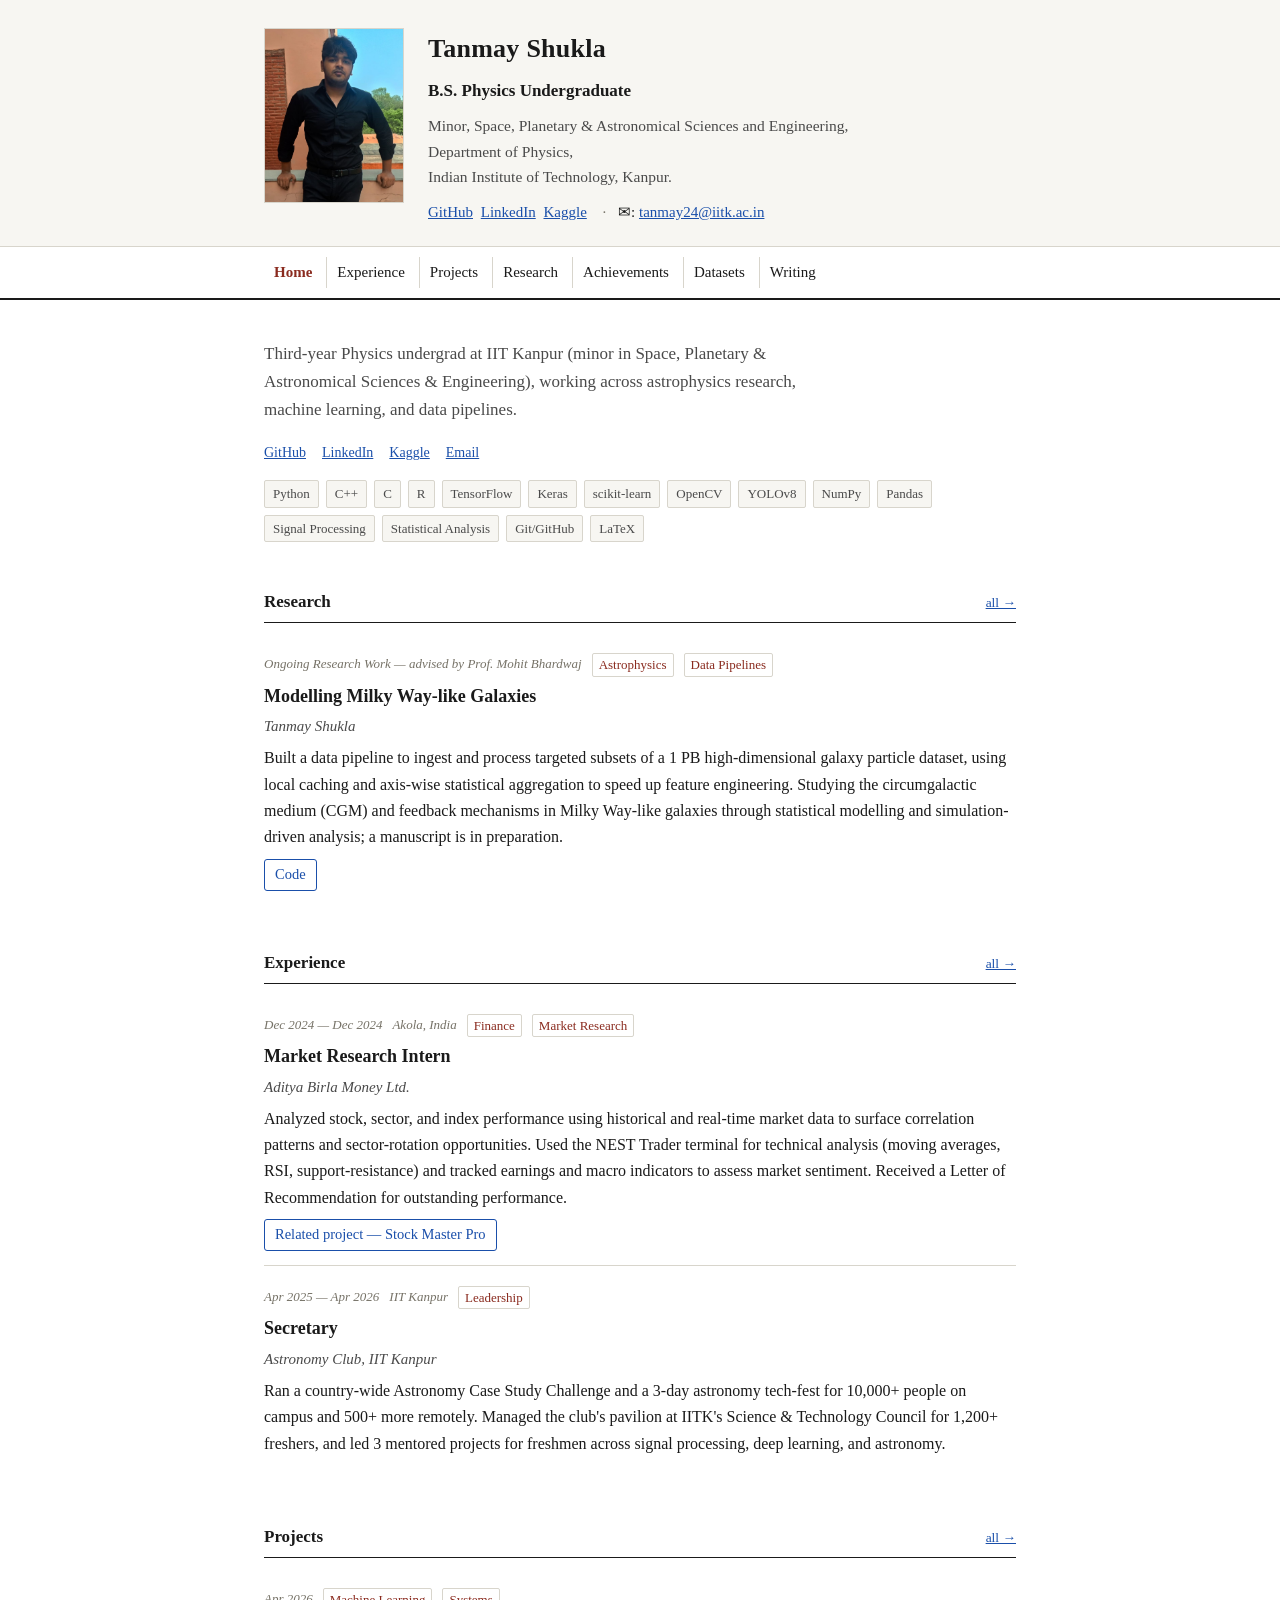
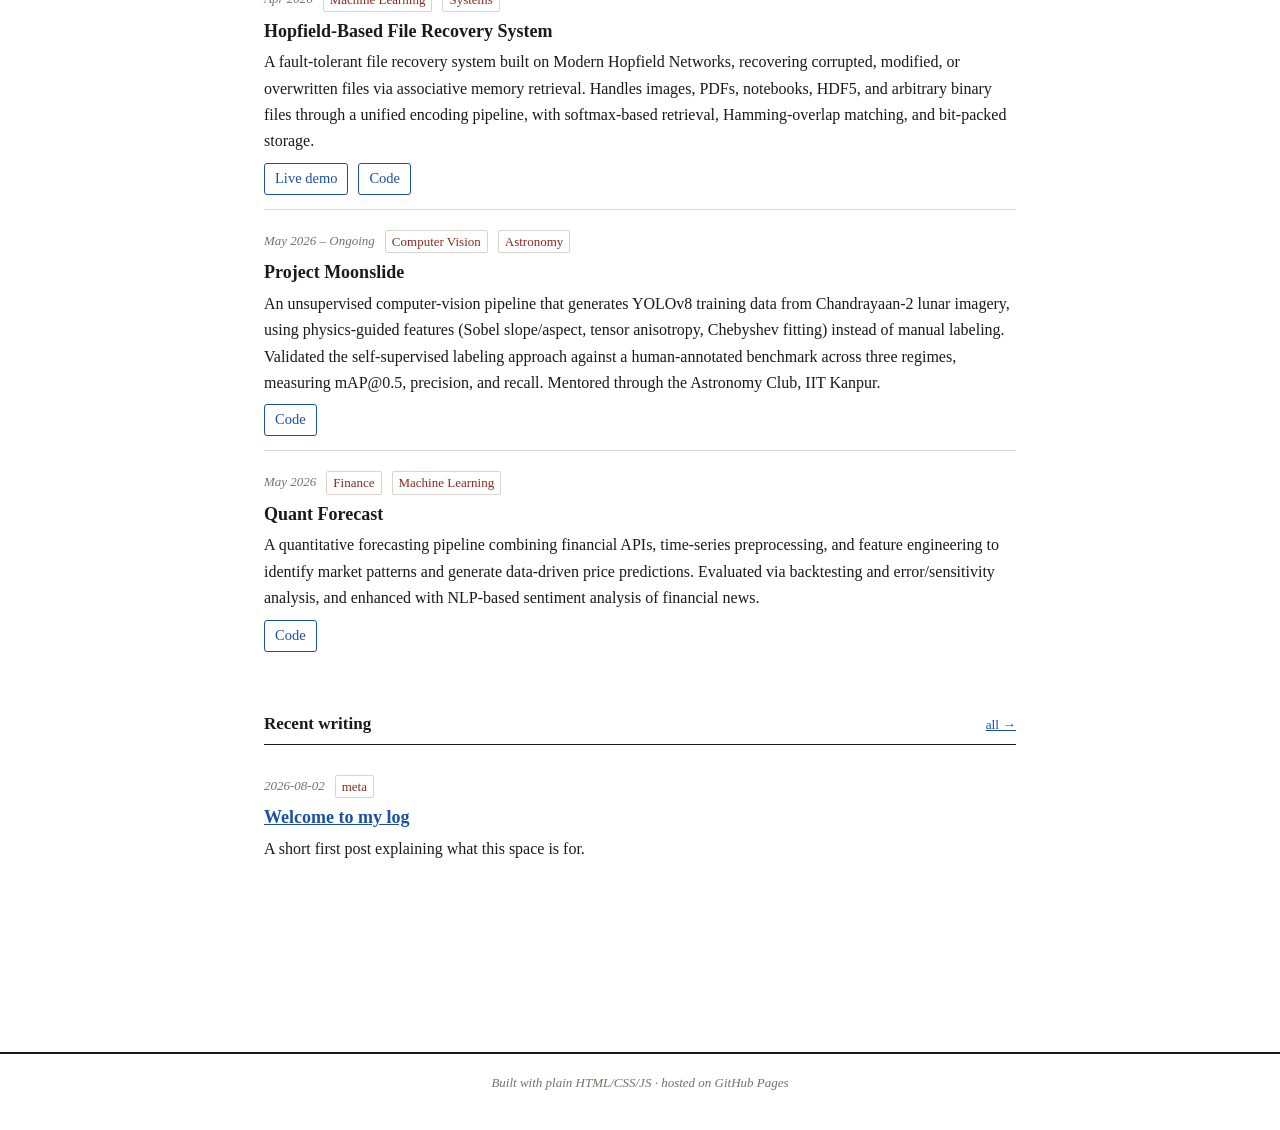
<file: index.html>
<!DOCTYPE html>
<html lang="en">
<head>
<meta charset="UTF-8">
<meta name="viewport" content="width=device-width, initial-scale=1.0">
<title>Tanmay Shukla</title>
<link rel="stylesheet" href="css/style.css">
</head>
<body>

<header class="site-header">
  <div class="wrap profile-block">
    <img src="my pic.png" alt="Tanmay Shukla" class="profile-photo">
    <div class="profile-info">
      <h1 class="profile-name">Tanmay Shukla</h1>
      <p class="profile-role">B.S. Physics Undergraduate</p>
      <p class="profile-address">
        Minor, Space, Planetary &amp; Astronomical Sciences and Engineering,<br>
        Department of Physics,<br>
        Indian Institute of Technology, Kanpur.
      </p>
      <p class="profile-contact">
        <a href="https://github.com/TanmayShukla05" target="_blank" rel="noopener">GitHub</a>
        <a href="https://www.linkedin.com/in/tanmayshukla05/" target="_blank" rel="noopener">LinkedIn</a>
        <a href="https://www.kaggle.com/tanmayshukla05" target="_blank" rel="noopener">Kaggle</a>
        <span class="sep">&middot;</span>
        &#9993;: <a href="mailto:tanmay24@iitk.ac.in">tanmay24@iitk.ac.in</a>
      </p>
    </div>
  </div>
  <nav class="site-nav">
    <div class="wrap">
      <a href="index.html">Home</a>
      <a href="work.html">Experience</a>
      <a href="projects.html">Projects</a>
      <a href="research.html">Research</a>
      <a href="achievements.html">Achievements</a>
      <a href="datasets.html">Datasets</a>
      <a href="blog.html">Writing</a>
    </div>
  </nav>
</header>

<main class="wrap">

  <section class="hero">
    <h1 id="profile-name" class="visually-hidden">Tanmay Shukla</h1>
    <p class="lede" id="profile-tagline">Loading…</p>
    <div class="hero-links" id="profile-links" hidden></div>
    <div id="skills-list"></div>
  </section>

  <div class="section-heading"><h2>Research</h2><a href="research.html">all →</a></div>
  <div id="research-list"><div class="state-msg">Loading…</div></div>

  <div class="section-heading"><h2>Experience</h2><a href="work.html">all →</a></div>
  <div id="work-list"><div class="state-msg">Loading…</div></div>

  <div class="section-heading"><h2>Projects</h2><a href="projects.html">all →</a></div>
  <div id="projects-list"><div class="state-msg">Loading…</div></div>

  <div class="section-heading"><h2>Recent writing</h2><a href="blog.html">all →</a></div>
  <div id="posts-list"><div class="state-msg">Loading…</div></div>

</main>

<footer class="site-footer">
  <div class="wrap">Built with plain HTML/CSS/JS · hosted on GitHub Pages</div>
</footer>

<script src="js/main.js"></script>
<script>
  (async () => {
    try {
      const profile = await fetchJSON("data/profile.json");
      document.title = `${profile.name} — ${profile.role}`;
      $("#profile-name").textContent = profile.name;
      $("#profile-tagline").textContent = profile.tagline;
      const linksEl = $("#profile-links");
      (profile.links || []).forEach((l) => {
        linksEl.appendChild(el("a", { href: l.url, target: "_blank", rel: "noopener" }, l.label));
      });
    } catch (e) { console.error(e); }
  })();

  renderSkills($("#skills-list"));
  renderResearch($("#research-list"));
  renderWork($("#work-list"), 2);
  renderProjects($("#projects-list"), 3);
  renderPosts($("#posts-list"), 3);
</script>

</body>
</html>
</file>
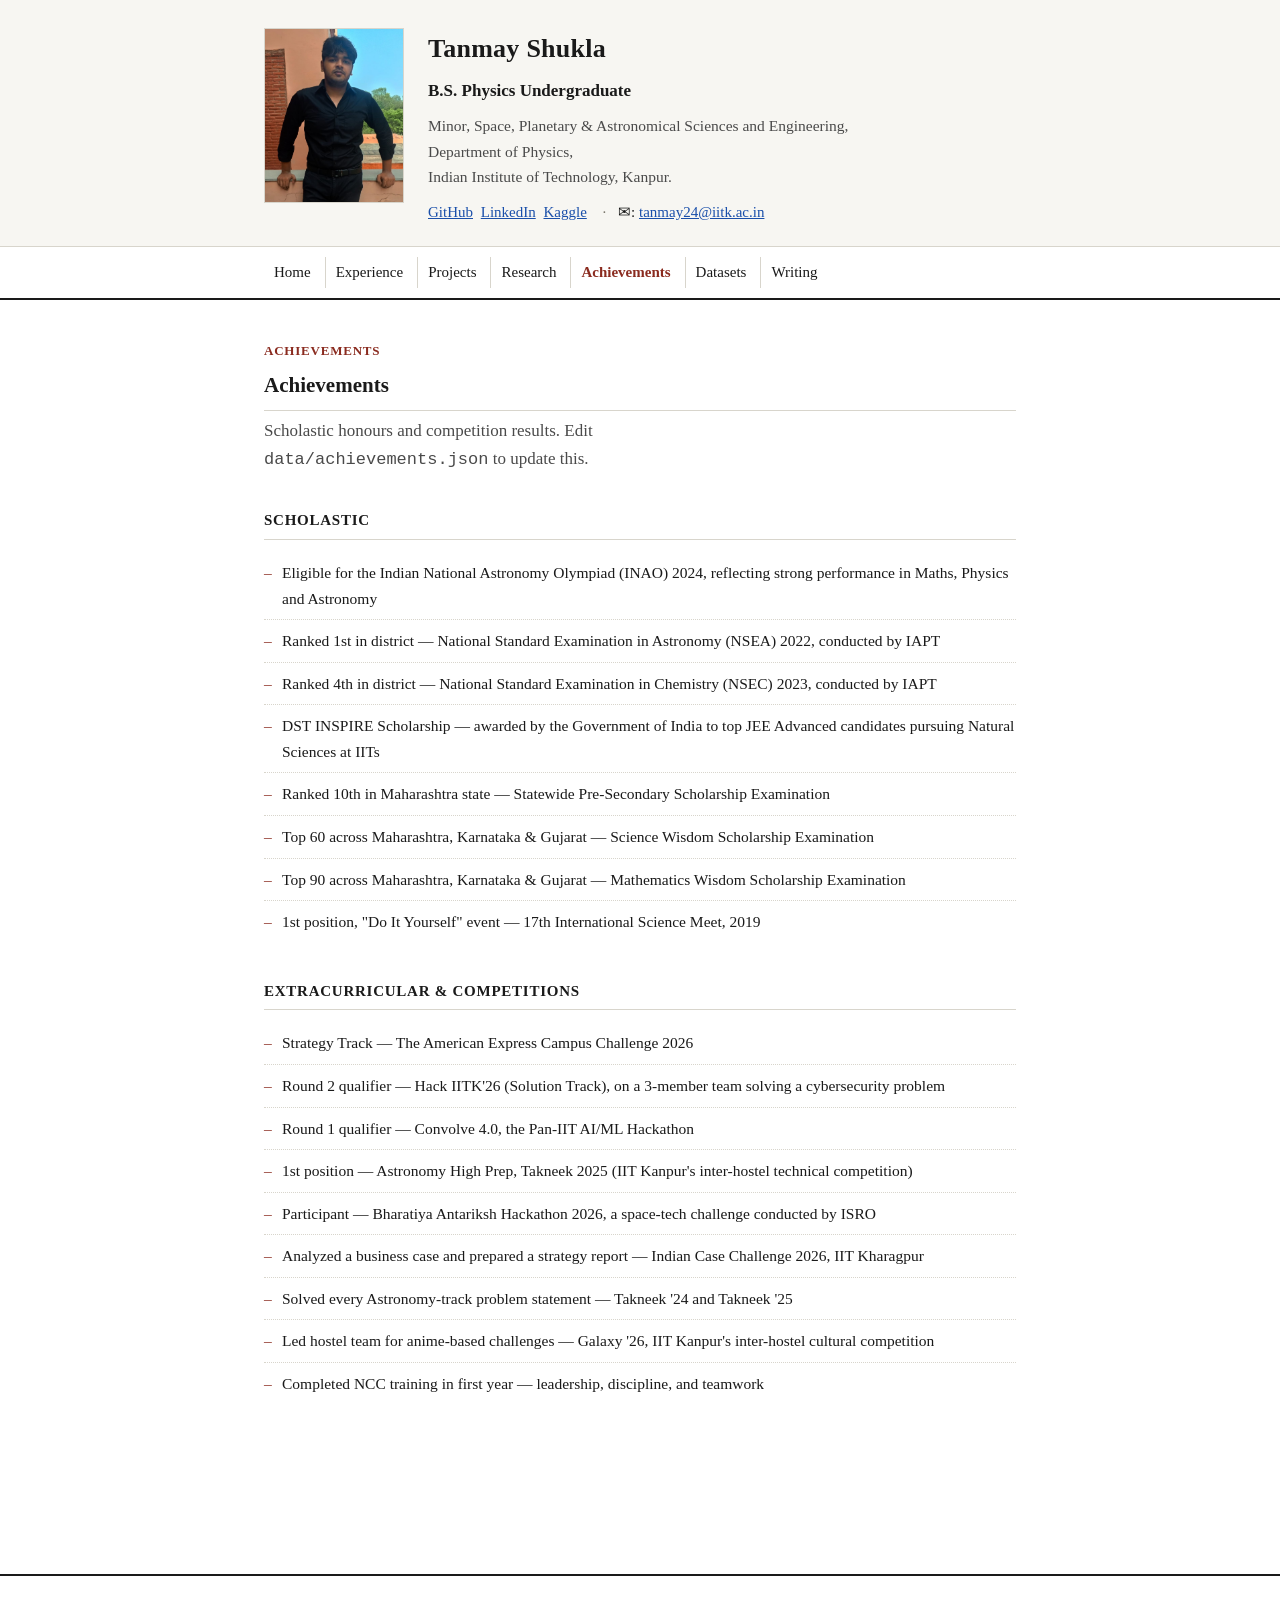
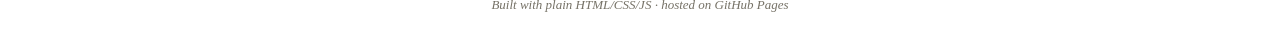
<file: achievements.html>
<!DOCTYPE html>
<html lang="en">
<head>
<meta charset="UTF-8">
<meta name="viewport" content="width=device-width, initial-scale=1.0">
<title>Achievements — Tanmay Shukla</title>
<link rel="stylesheet" href="css/style.css">
</head>
<body>

<header class="site-header">
  <div class="wrap profile-block">
    <img src="my pic.png" alt="Tanmay Shukla" class="profile-photo">
    <div class="profile-info">
      <h1 class="profile-name">Tanmay Shukla</h1>
      <p class="profile-role">B.S. Physics Undergraduate</p>
      <p class="profile-address">
        Minor, Space, Planetary &amp; Astronomical Sciences and Engineering,<br>
        Department of Physics,<br>
        Indian Institute of Technology, Kanpur.
      </p>
      <p class="profile-contact">
        <a href="https://github.com/TanmayShukla05" target="_blank" rel="noopener">GitHub</a>
        <a href="https://www.linkedin.com/in/tanmayshukla05/" target="_blank" rel="noopener">LinkedIn</a>
        <a href="https://www.kaggle.com/tanmayshukla05" target="_blank" rel="noopener">Kaggle</a>
        <span class="sep">&middot;</span>
        &#9993;: <a href="mailto:tanmay24@iitk.ac.in">tanmay24@iitk.ac.in</a>
      </p>
    </div>
  </div>
  <nav class="site-nav">
    <div class="wrap">
      <a href="index.html">Home</a>
      <a href="work.html">Experience</a>
      <a href="projects.html">Projects</a>
      <a href="research.html">Research</a>
      <a href="achievements.html">Achievements</a>
      <a href="datasets.html">Datasets</a>
      <a href="blog.html">Writing</a>
    </div>
  </nav>
</header>

<main class="wrap">
  <p class="page-kicker">Achievements</p>
  <h2 class="page-title">Achievements</h2>
  <p class="page-intro">Scholastic honours and competition results. Edit <code>data/achievements.json</code> to update this.</p>

  <div id="achievements-list"><div class="state-msg">Loading…</div></div>
</main>

<footer class="site-footer">
  <div class="wrap">Built with plain HTML/CSS/JS · hosted on GitHub Pages</div>
</footer>

<script src="js/main.js"></script>
<script>renderAchievements($("#achievements-list"));</script>

</body>
</html>
</file>
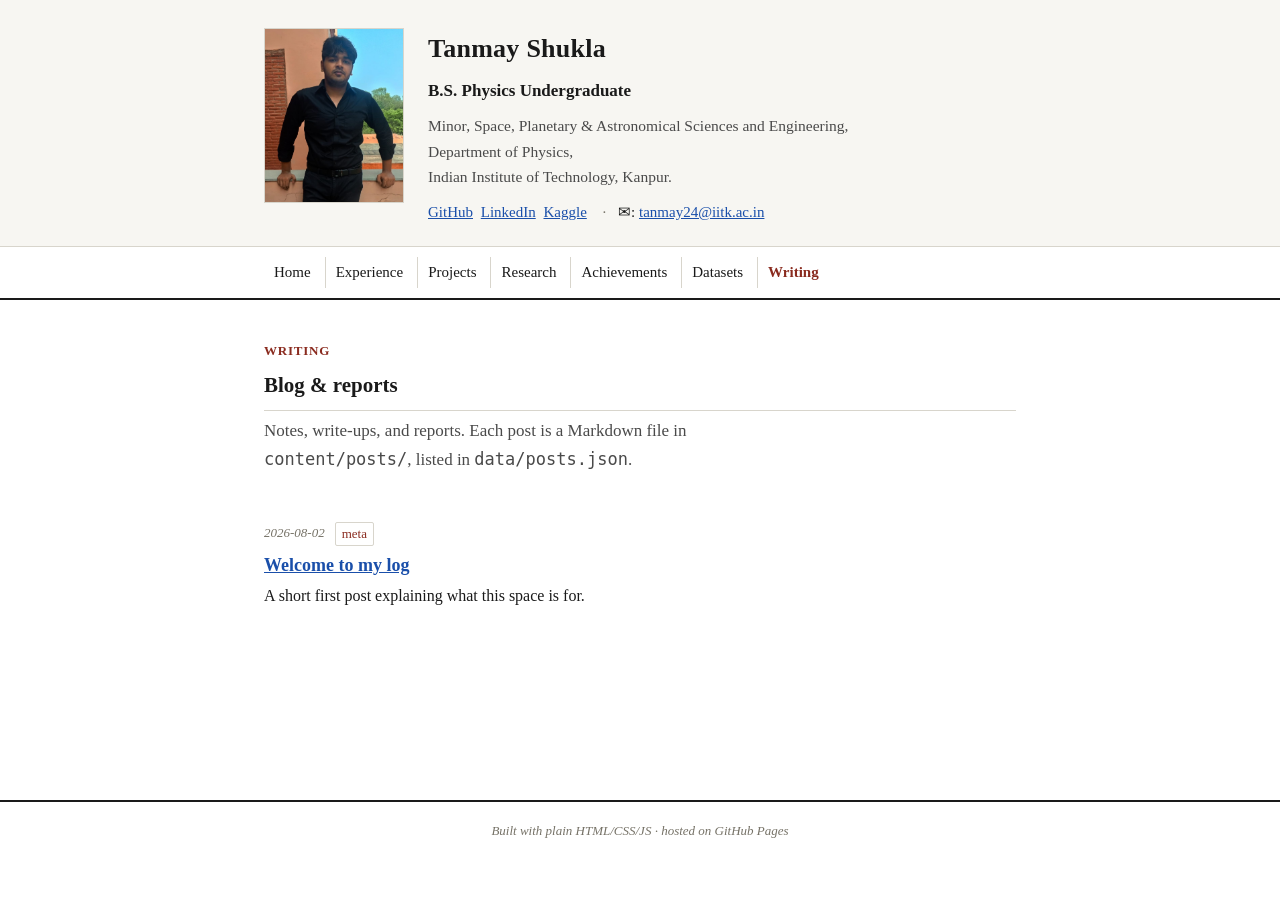
<file: blog.html>
<!DOCTYPE html>
<html lang="en">
<head>
<meta charset="UTF-8">
<meta name="viewport" content="width=device-width, initial-scale=1.0">
<title>Writing — Tanmay Shukla</title>
<link rel="stylesheet" href="css/style.css">
</head>
<body>

<header class="site-header">
  <div class="wrap profile-block">
    <img src="my pic.png" alt="Tanmay Shukla" class="profile-photo">
    <div class="profile-info">
      <h1 class="profile-name">Tanmay Shukla</h1>
      <p class="profile-role">B.S. Physics Undergraduate</p>
      <p class="profile-address">
        Minor, Space, Planetary &amp; Astronomical Sciences and Engineering,<br>
        Department of Physics,<br>
        Indian Institute of Technology, Kanpur.
      </p>
      <p class="profile-contact">
        <a href="https://github.com/TanmayShukla05" target="_blank" rel="noopener">GitHub</a>
        <a href="https://www.linkedin.com/in/tanmayshukla05/" target="_blank" rel="noopener">LinkedIn</a>
        <a href="https://www.kaggle.com/tanmayshukla05" target="_blank" rel="noopener">Kaggle</a>
        <span class="sep">&middot;</span>
        &#9993;: <a href="mailto:tanmay24@iitk.ac.in">tanmay24@iitk.ac.in</a>
      </p>
    </div>
  </div>
  <nav class="site-nav">
    <div class="wrap">
      <a href="index.html">Home</a>
      <a href="work.html">Experience</a>
      <a href="projects.html">Projects</a>
      <a href="research.html">Research</a>
      <a href="achievements.html">Achievements</a>
      <a href="datasets.html">Datasets</a>
      <a href="blog.html">Writing</a>
    </div>
  </nav>
</header>

<main class="wrap">
  <p class="page-kicker">Writing</p>
  <h2 class="page-title">Blog &amp; reports</h2>
  <p class="page-intro">Notes, write-ups, and reports. Each post is a Markdown file in <code>content/posts/</code>, listed in <code>data/posts.json</code>.</p>

  <div id="posts-list"><div class="state-msg">Loading…</div></div>
</main>

<footer class="site-footer">
  <div class="wrap">Built with plain HTML/CSS/JS · hosted on GitHub Pages</div>
</footer>

<script src="js/main.js"></script>
<script>renderPosts($("#posts-list"));</script>

</body>
</html>
</file>
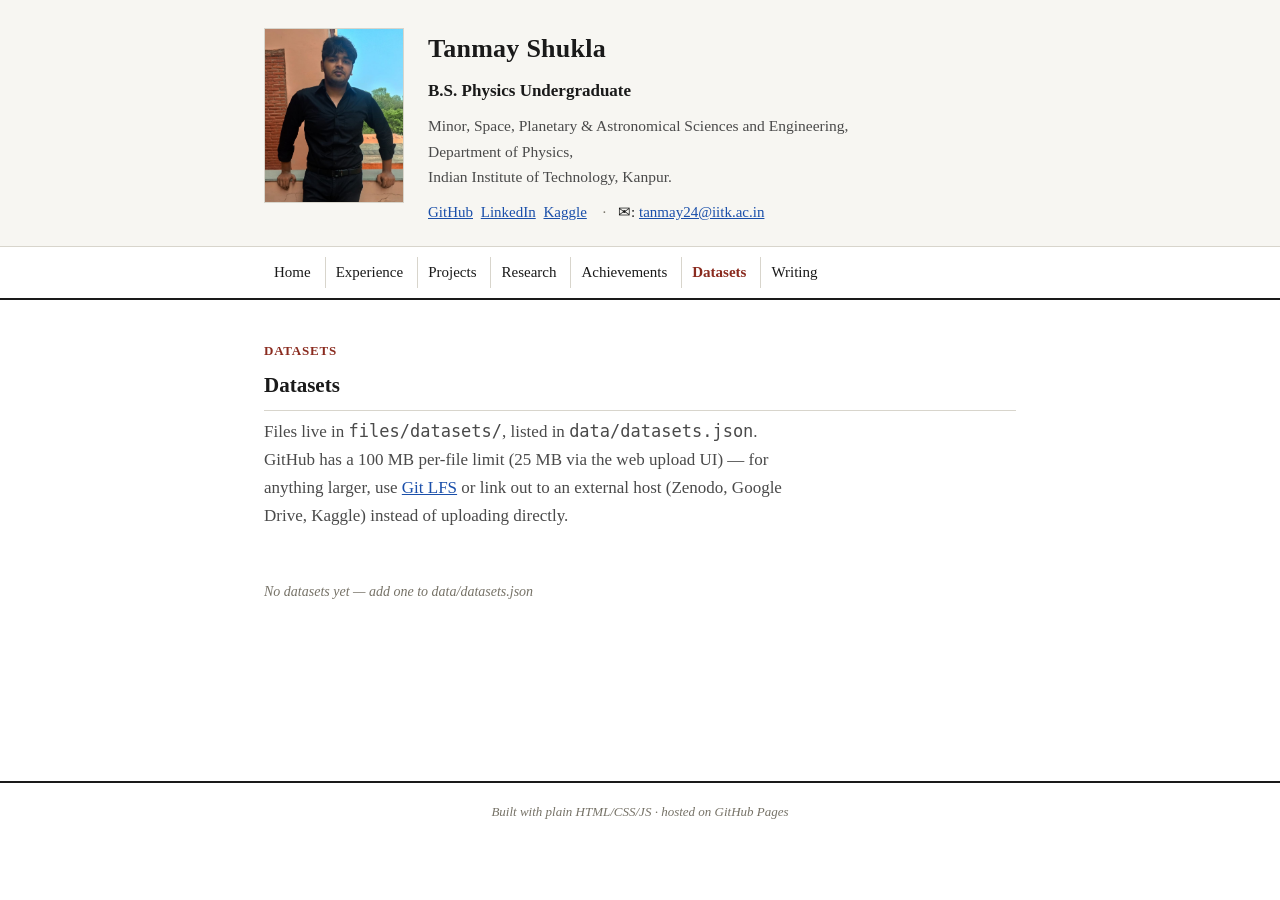
<file: datasets.html>
<!DOCTYPE html>
<html lang="en">
<head>
<meta charset="UTF-8">
<meta name="viewport" content="width=device-width, initial-scale=1.0">
<title>Datasets — Tanmay Shukla</title>
<link rel="stylesheet" href="css/style.css">
</head>
<body>

<header class="site-header">
  <div class="wrap profile-block">
    <img src="my pic.png" alt="Tanmay Shukla" class="profile-photo">
    <div class="profile-info">
      <h1 class="profile-name">Tanmay Shukla</h1>
      <p class="profile-role">B.S. Physics Undergraduate</p>
      <p class="profile-address">
        Minor, Space, Planetary &amp; Astronomical Sciences and Engineering,<br>
        Department of Physics,<br>
        Indian Institute of Technology, Kanpur.
      </p>
      <p class="profile-contact">
        <a href="https://github.com/TanmayShukla05" target="_blank" rel="noopener">GitHub</a>
        <a href="https://www.linkedin.com/in/tanmayshukla05/" target="_blank" rel="noopener">LinkedIn</a>
        <a href="https://www.kaggle.com/tanmayshukla05" target="_blank" rel="noopener">Kaggle</a>
        <span class="sep">&middot;</span>
        &#9993;: <a href="mailto:tanmay24@iitk.ac.in">tanmay24@iitk.ac.in</a>
      </p>
    </div>
  </div>
  <nav class="site-nav">
    <div class="wrap">
      <a href="index.html">Home</a>
      <a href="work.html">Experience</a>
      <a href="projects.html">Projects</a>
      <a href="research.html">Research</a>
      <a href="achievements.html">Achievements</a>
      <a href="datasets.html">Datasets</a>
      <a href="blog.html">Writing</a>
    </div>
  </nav>
</header>

<main class="wrap">
  <p class="page-kicker">Datasets</p>
  <h2 class="page-title">Datasets</h2>
  <p class="page-intro">
    Files live in <code>files/datasets/</code>, listed in <code>data/datasets.json</code>.
    GitHub has a 100&nbsp;MB per-file limit (25&nbsp;MB via the web upload UI) — for anything
    larger, use <a href="https://git-lfs.com" target="_blank" rel="noopener">Git LFS</a> or link out to an external host
    (Zenodo, Google Drive, Kaggle) instead of uploading directly.
  </p>

  <div id="datasets-list"><div class="state-msg">Loading…</div></div>
</main>

<footer class="site-footer">
  <div class="wrap">Built with plain HTML/CSS/JS · hosted on GitHub Pages</div>
</footer>

<script src="js/main.js"></script>
<script>renderDatasets($("#datasets-list"));</script>

</body>
</html>
</file>
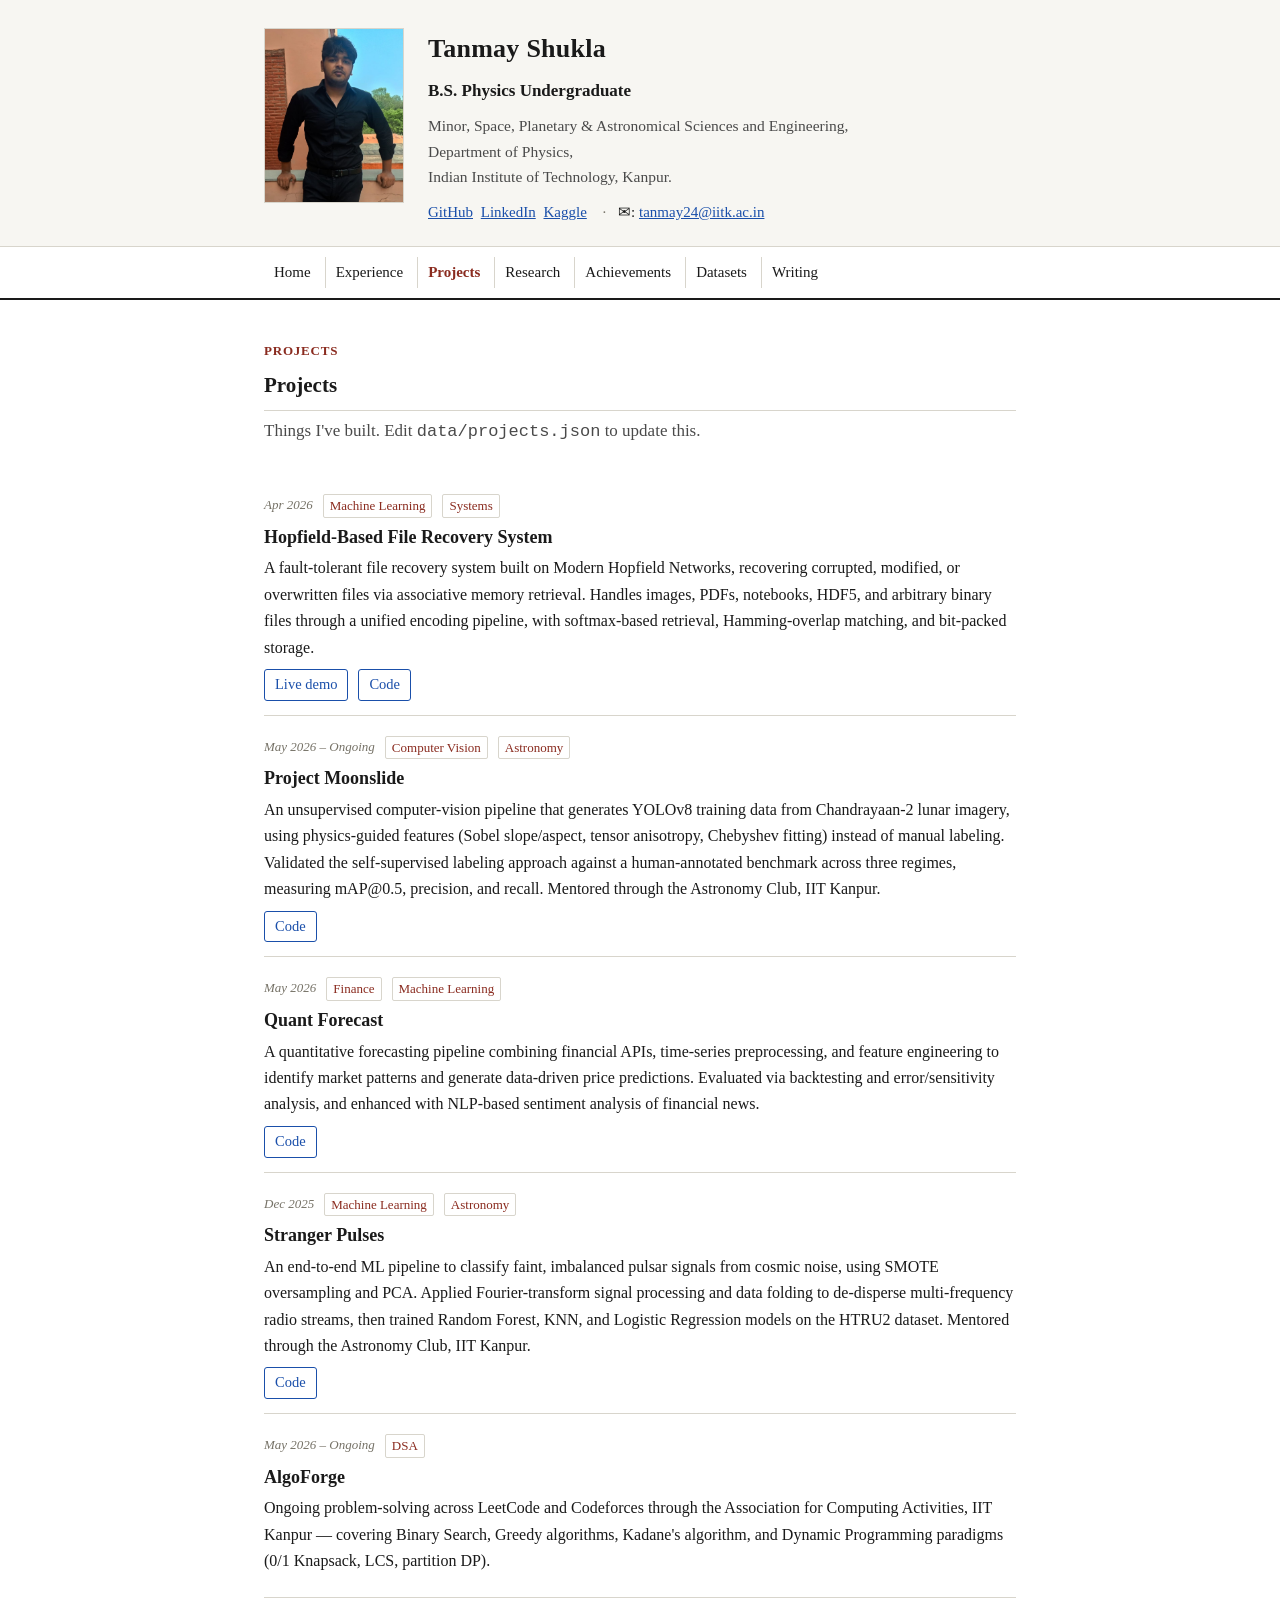
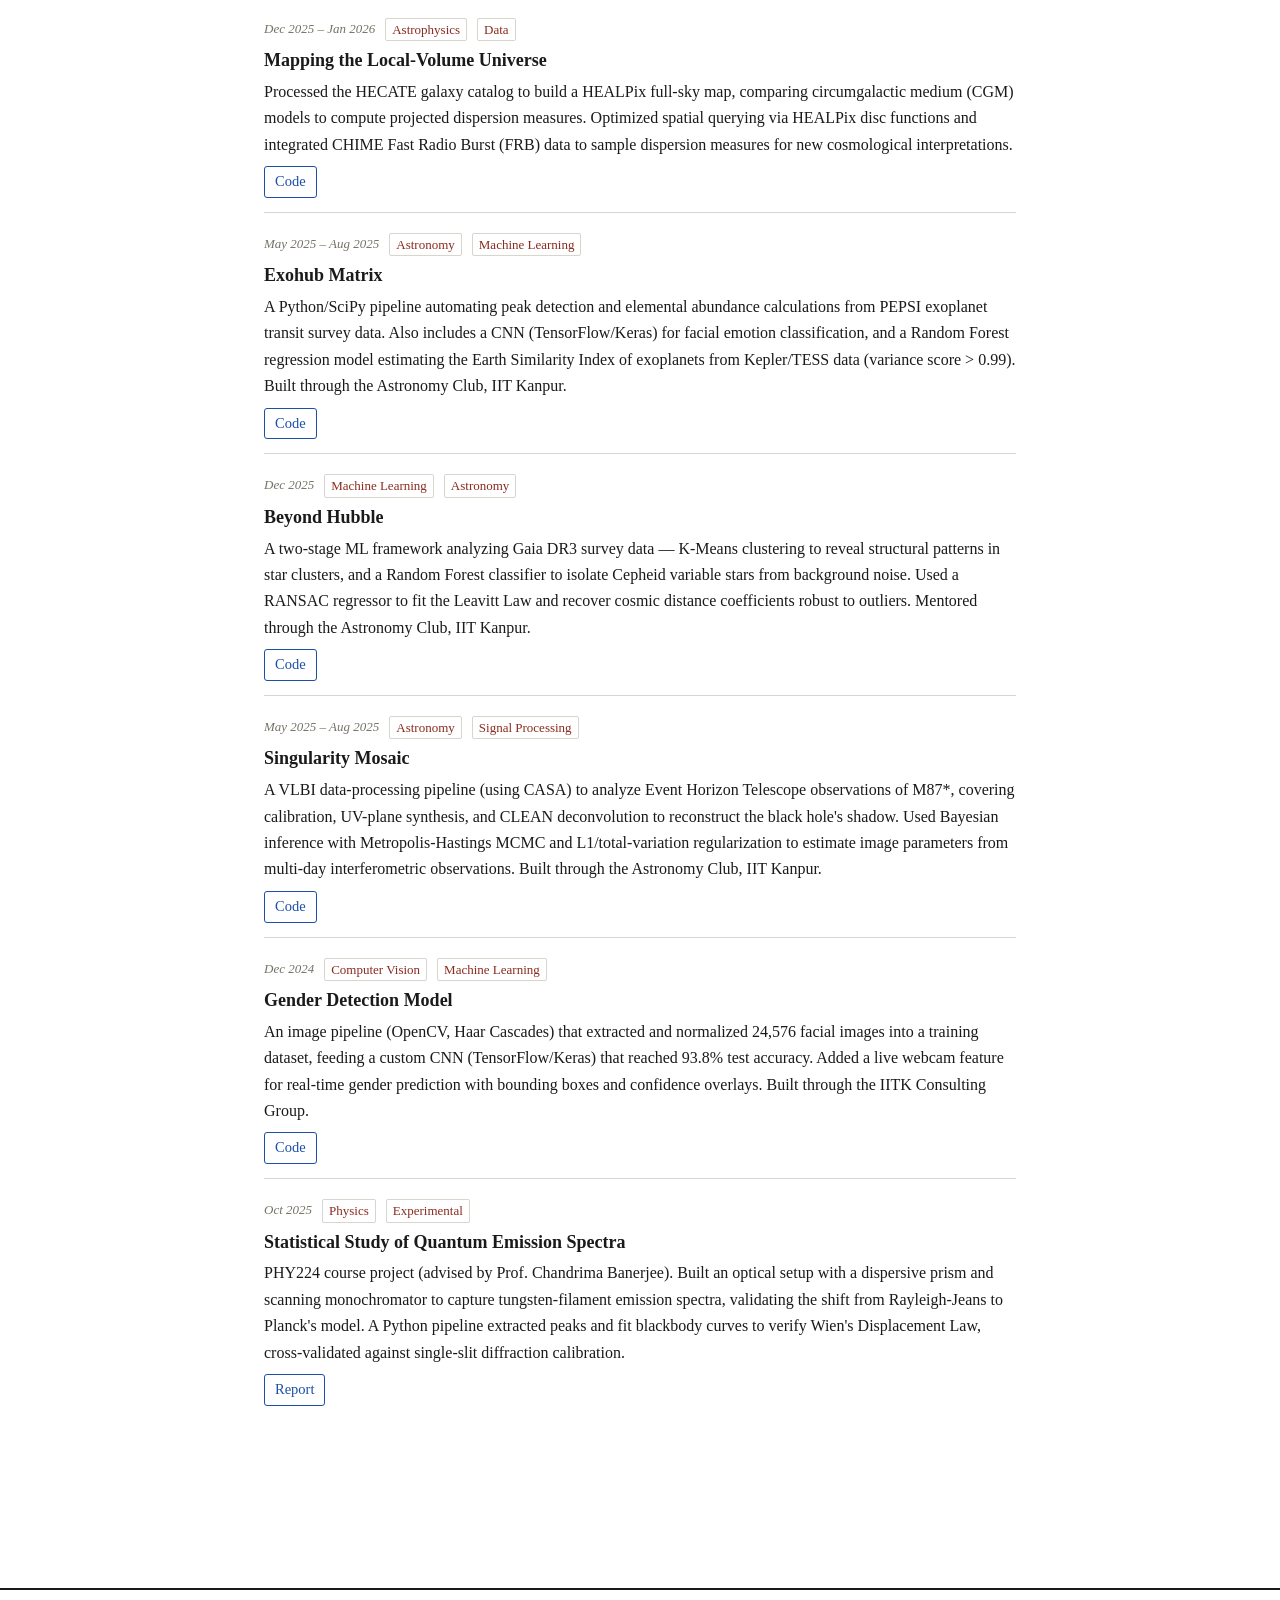
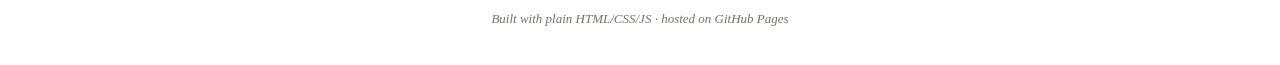
<file: projects.html>
<!DOCTYPE html>
<html lang="en">
<head>
<meta charset="UTF-8">
<meta name="viewport" content="width=device-width, initial-scale=1.0">
<title>Projects — Tanmay Shukla</title>
<link rel="stylesheet" href="css/style.css">
</head>
<body>

<header class="site-header">
  <div class="wrap profile-block">
    <img src="my pic.png" alt="Tanmay Shukla" class="profile-photo">
    <div class="profile-info">
      <h1 class="profile-name">Tanmay Shukla</h1>
      <p class="profile-role">B.S. Physics Undergraduate</p>
      <p class="profile-address">
        Minor, Space, Planetary &amp; Astronomical Sciences and Engineering,<br>
        Department of Physics,<br>
        Indian Institute of Technology, Kanpur.
      </p>
      <p class="profile-contact">
        <a href="https://github.com/TanmayShukla05" target="_blank" rel="noopener">GitHub</a>
        <a href="https://www.linkedin.com/in/tanmayshukla05/" target="_blank" rel="noopener">LinkedIn</a>
        <a href="https://www.kaggle.com/tanmayshukla05" target="_blank" rel="noopener">Kaggle</a>
        <span class="sep">&middot;</span>
        &#9993;: <a href="mailto:tanmay24@iitk.ac.in">tanmay24@iitk.ac.in</a>
      </p>
    </div>
  </div>
  <nav class="site-nav">
    <div class="wrap">
      <a href="index.html">Home</a>
      <a href="work.html">Experience</a>
      <a href="projects.html">Projects</a>
      <a href="research.html">Research</a>
      <a href="achievements.html">Achievements</a>
      <a href="datasets.html">Datasets</a>
      <a href="blog.html">Writing</a>
    </div>
  </nav>
</header>

<main class="wrap">
  <p class="page-kicker">Projects</p>
  <h2 class="page-title">Projects</h2>
  <p class="page-intro">Things I've built. Edit <code>data/projects.json</code> to update this.</p>

  <div id="projects-list"><div class="state-msg">Loading…</div></div>
</main>

<footer class="site-footer">
  <div class="wrap">Built with plain HTML/CSS/JS · hosted on GitHub Pages</div>
</footer>

<script src="js/main.js"></script>
<script>renderProjects($("#projects-list"));</script>

</body>
</html>
</file>
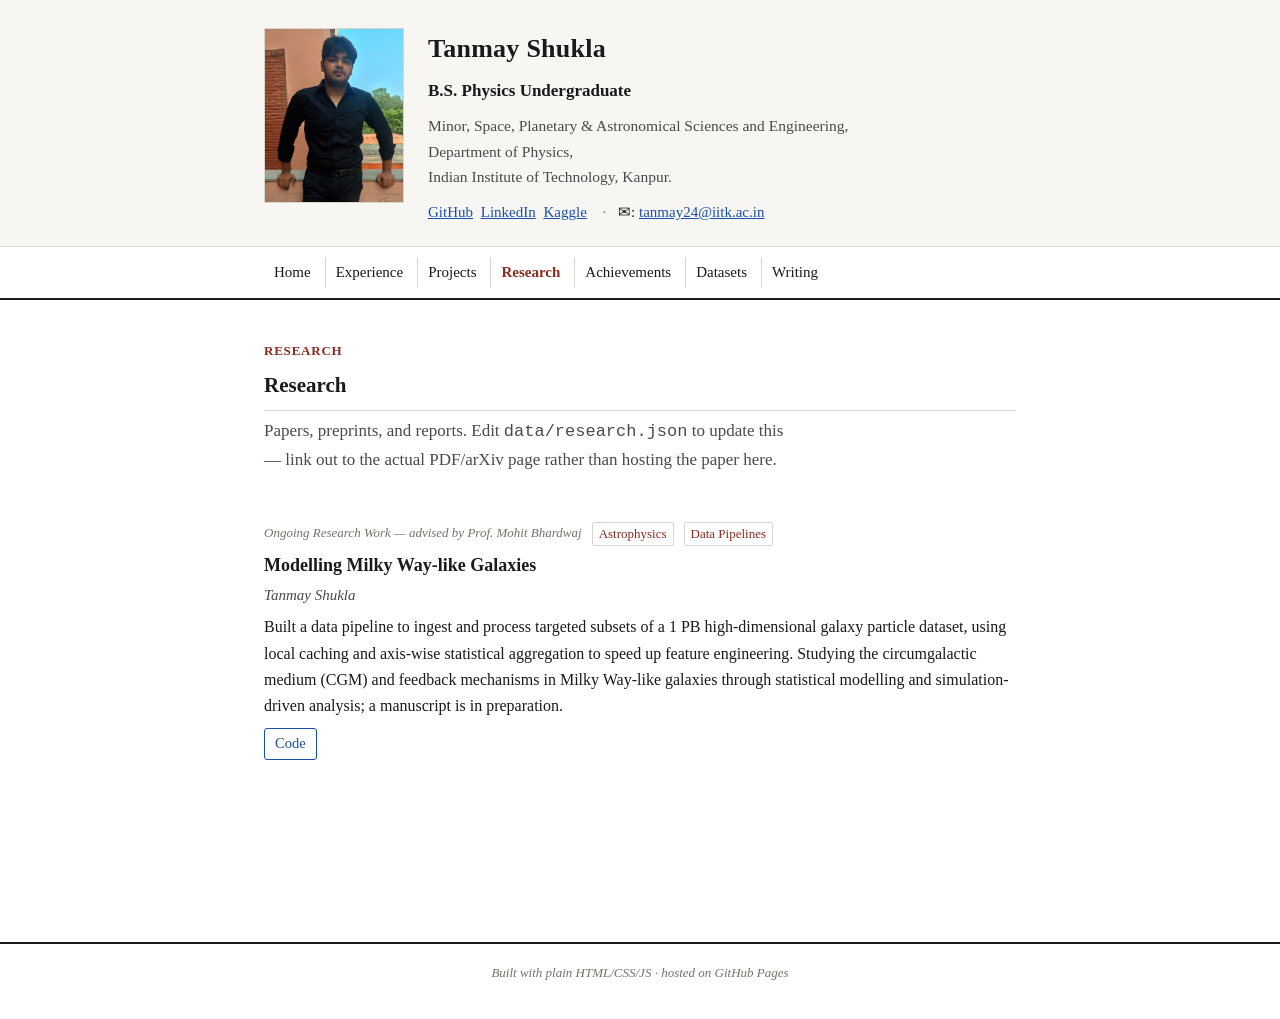
<file: research.html>
<!DOCTYPE html>
<html lang="en">
<head>
<meta charset="UTF-8">
<meta name="viewport" content="width=device-width, initial-scale=1.0">
<title>Research — Tanmay Shukla</title>
<link rel="stylesheet" href="css/style.css">
</head>
<body>

<header class="site-header">
  <div class="wrap profile-block">
    <img src="my pic.png" alt="Tanmay Shukla" class="profile-photo">
    <div class="profile-info">
      <h1 class="profile-name">Tanmay Shukla</h1>
      <p class="profile-role">B.S. Physics Undergraduate</p>
      <p class="profile-address">
        Minor, Space, Planetary &amp; Astronomical Sciences and Engineering,<br>
        Department of Physics,<br>
        Indian Institute of Technology, Kanpur.
      </p>
      <p class="profile-contact">
        <a href="https://github.com/TanmayShukla05" target="_blank" rel="noopener">GitHub</a>
        <a href="https://www.linkedin.com/in/tanmayshukla05/" target="_blank" rel="noopener">LinkedIn</a>
        <a href="https://www.kaggle.com/tanmayshukla05" target="_blank" rel="noopener">Kaggle</a>
        <span class="sep">&middot;</span>
        &#9993;: <a href="mailto:tanmay24@iitk.ac.in">tanmay24@iitk.ac.in</a>
      </p>
    </div>
  </div>
  <nav class="site-nav">
    <div class="wrap">
      <a href="index.html">Home</a>
      <a href="work.html">Experience</a>
      <a href="projects.html">Projects</a>
      <a href="research.html">Research</a>
      <a href="achievements.html">Achievements</a>
      <a href="datasets.html">Datasets</a>
      <a href="blog.html">Writing</a>
    </div>
  </nav>
</header>

<main class="wrap">
  <p class="page-kicker">Research</p>
  <h2 class="page-title">Research</h2>
  <p class="page-intro">Papers, preprints, and reports. Edit <code>data/research.json</code> to update this — link out to the actual PDF/arXiv page rather than hosting the paper here.</p>

  <div id="research-list"><div class="state-msg">Loading…</div></div>
</main>

<footer class="site-footer">
  <div class="wrap">Built with plain HTML/CSS/JS · hosted on GitHub Pages</div>
</footer>

<script src="js/main.js"></script>
<script>renderResearch($("#research-list"));</script>

</body>
</html>
</file>
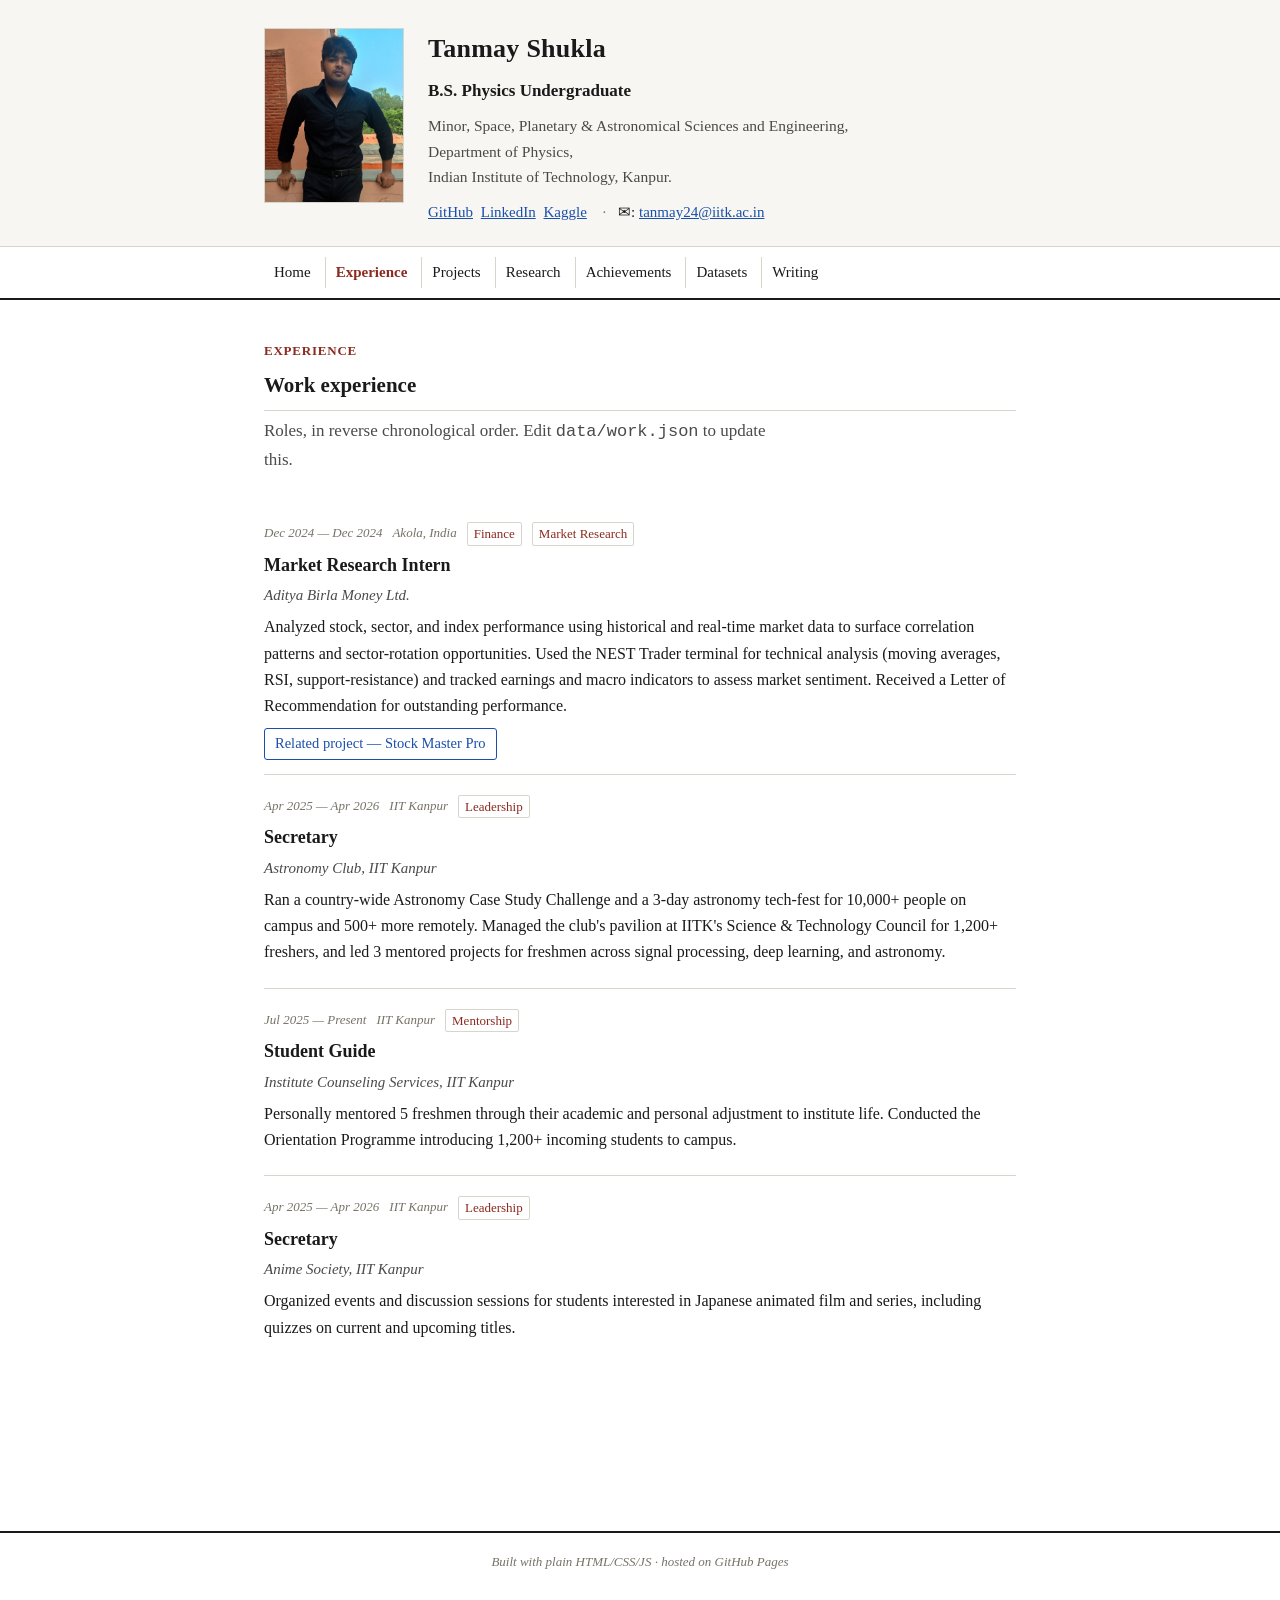
<file: work.html>
<!DOCTYPE html>
<html lang="en">
<head>
<meta charset="UTF-8">
<meta name="viewport" content="width=device-width, initial-scale=1.0">
<title>Experience — Tanmay Shukla</title>
<link rel="stylesheet" href="css/style.css">
</head>
<body>

<header class="site-header">
  <div class="wrap profile-block">
    <img src="my pic.png" alt="Tanmay Shukla" class="profile-photo">
    <div class="profile-info">
      <h1 class="profile-name">Tanmay Shukla</h1>
      <p class="profile-role">B.S. Physics Undergraduate</p>
      <p class="profile-address">
        Minor, Space, Planetary &amp; Astronomical Sciences and Engineering,<br>
        Department of Physics,<br>
        Indian Institute of Technology, Kanpur.
      </p>
      <p class="profile-contact">
        <a href="https://github.com/TanmayShukla05" target="_blank" rel="noopener">GitHub</a>
        <a href="https://www.linkedin.com/in/tanmayshukla05/" target="_blank" rel="noopener">LinkedIn</a>
        <a href="https://www.kaggle.com/tanmayshukla05" target="_blank" rel="noopener">Kaggle</a>
        <span class="sep">&middot;</span>
        &#9993;: <a href="mailto:tanmay24@iitk.ac.in">tanmay24@iitk.ac.in</a>
      </p>
    </div>
  </div>
  <nav class="site-nav">
    <div class="wrap">
      <a href="index.html">Home</a>
      <a href="work.html">Experience</a>
      <a href="projects.html">Projects</a>
      <a href="research.html">Research</a>
      <a href="achievements.html">Achievements</a>
      <a href="datasets.html">Datasets</a>
      <a href="blog.html">Writing</a>
    </div>
  </nav>
</header>

<main class="wrap">
  <p class="page-kicker">Experience</p>
  <h2 class="page-title">Work experience</h2>
  <p class="page-intro">Roles, in reverse chronological order. Edit <code>data/work.json</code> to update this.</p>

  <div id="work-list"><div class="state-msg">Loading…</div></div>
</main>

<footer class="site-footer">
  <div class="wrap">Built with plain HTML/CSS/JS · hosted on GitHub Pages</div>
</footer>

<script src="js/main.js"></script>
<script>renderWork($("#work-list"));</script>

</body>
</html>
</file>
<file: css/style.css>
/* ============================================================
   Design tokens — classic academic homepage look
   ============================================================ */
:root {
  --bg:        #ffffff;
  --panel:     #f7f6f2;
  --border:    #d8d5cc;
  --text:      #1a1a1a;
  --text-dim:  #4a4a4a;
  --text-faint:#767267;
  --link:      #1a4faa;
  --link-visited: #5a3a91;
  --accent:    #8a2b1f;
  --radius:    2px;

  --font-body: Georgia, "Times New Roman", Times, serif;
  --font-ui:   Georgia, "Times New Roman", Times, serif;

  --content-w: 800px;
}

* { box-sizing: border-box; }

html { color-scheme: light; }

body {
  margin: 0;
  background: var(--bg);
  color: var(--text);
  font-family: var(--font-body);
  font-size: 17px;
  line-height: 1.65;
}

a { color: var(--link); text-decoration: underline; }
a:visited { color: var(--link-visited); }
a:hover { color: var(--accent); }
a:focus-visible,
button:focus-visible,
input:focus-visible,
select:focus-visible {
  outline: 2px solid var(--accent);
  outline-offset: 2px;
}

img { max-width: 100%; display: block; }

.visually-hidden {
  position: absolute !important;
  width: 1px; height: 1px;
  padding: 0; margin: -1px;
  overflow: hidden;
  clip: rect(0,0,0,0);
  white-space: nowrap; border: 0;
}

/* ============================================================
   Layout shell
   ============================================================ */
.wrap {
  max-width: var(--content-w);
  margin: 0 auto;
  padding: 0 24px 90px;
}

header.site-header {
  border-bottom: 2px solid var(--text);
  margin-bottom: 40px;
  background: var(--panel);
}

/* Profile block: photo + name/title/address/contact, academic-homepage style */
.profile-block {
  padding: 28px 24px 22px;
  display: flex;
  align-items: flex-start;
  gap: 24px;
  flex-wrap: wrap;
}

.profile-photo {
  width: 140px;
  height: 175px;
  object-fit: cover;
  border: 1px solid var(--border);
  background: #eee;
}

.profile-info { flex: 1; min-width: 240px; }

.profile-name {
  font-size: 26px;
  font-weight: bold;
  margin: 0 0 6px;
  letter-spacing: 0.01em;
}

.profile-role {
  font-weight: bold;
  margin: 0 0 8px;
  color: var(--text);
}

.profile-address {
  margin: 0 0 10px;
  color: var(--text-dim);
  font-size: 15.5px;
}

.profile-contact {
  margin: 0;
  font-size: 15px;
}
.profile-contact a { margin-right: 4px; }
.profile-contact .sep { margin: 0 8px; color: var(--text-faint); }

/* Nav strip below the profile block */
nav.site-nav {
  border-top: 1px solid var(--border);
  background: var(--bg);
}
nav.site-nav .wrap {
  padding: 10px 24px;
  display: flex;
  gap: 4px;
  flex-wrap: wrap;
  font-size: 15px;
}
nav.site-nav a {
  color: var(--text);
  text-decoration: none;
  padding: 3px 10px;
}
nav.site-nav a + a { border-left: 1px solid var(--border); }
nav.site-nav a:hover { color: var(--accent); text-decoration: underline; }
nav.site-nav a.active { font-weight: bold; color: var(--accent); }

footer.site-footer {
  border-top: 2px solid var(--text);
  margin-top: 72px;
  padding-top: 18px;
  color: var(--text-faint);
  font-size: 13px;
  font-style: italic;
  text-align: center;
}
footer.site-footer .wrap { padding-top: 0; padding-bottom: 36px; }

/* ============================================================
   Typography
   ============================================================ */
h1 {
  font-size: 24px;
  font-weight: bold;
  margin: 0 0 10px;
}
h2.page-title {
  font-size: 21px;
  font-weight: bold;
  margin: 0 0 6px;
  padding-bottom: 8px;
  border-bottom: 1px solid var(--border);
}
.page-kicker {
  font-size: 13px;
  color: var(--accent);
  text-transform: uppercase;
  letter-spacing: 0.06em;
  margin: 0 0 6px;
  font-weight: bold;
}
.page-intro {
  color: var(--text-dim);
  max-width: 62ch;
  margin: 0 0 34px;
}
h3 { font-size: 18px; font-weight: bold; margin: 0 0 4px; }

.lede {
  font-size: 17px;
  color: var(--text-dim);
  max-width: 65ch;
}

/* ============================================================
   Log entry (shared card used across sections)
   ============================================================ */
.entry {
  padding: 14px 0;
  border-bottom: 1px solid var(--border);
  margin-bottom: 6px;
}
.entry:last-child { border-bottom: none; }

.entry-eyebrow {
  font-size: 13px;
  font-style: italic;
  color: var(--text-faint);
  margin-bottom: 5px;
  display: flex;
  gap: 10px;
  flex-wrap: wrap;
}
.entry-eyebrow .tag {
  color: var(--accent);
  border: 1px solid var(--border);
  border-radius: var(--radius);
  padding: 0px 6px;
  font-style: normal;
}

.entry-title {
  font-size: 18px;
  font-weight: bold;
  margin: 0 0 3px;
}
.entry-sub {
  color: var(--text-dim);
  font-size: 15px;
  font-style: italic;
  margin: 0 0 6px;
}
.entry-body { color: var(--text); font-size: 16px; }
.entry-body p { margin: 0 0 8px; }

.entry-links {
  margin-top: 6px;
  display: flex;
  gap: 10px;
  flex-wrap: wrap;
  font-size: 14.5px;
}
.entry-links a {
  padding: 3px 10px;
  border: 1px solid var(--link);
  border-radius: 3px;
  text-decoration: none;
}
.entry-links a:hover {
  background: var(--link);
  color: #fff;
}

/* ============================================================
   Datasets table-ish list
   ============================================================ */
.dataset-file {
  display: flex;
  justify-content: space-between;
  align-items: baseline;
  gap: 16px;
  padding: 8px 0;
  border-bottom: 1px dotted var(--border);
  flex-wrap: wrap;
}
.dataset-file:last-child { border-bottom: none; }
.dataset-name { font-size: 15px; color: var(--link); }
.dataset-meta { color: var(--text-faint); font-size: 13px; }

/* ============================================================
   Home hero
   ============================================================ */
.hero { margin-bottom: 46px; }
.hero-links {
  display: flex;
  gap: 16px;
  flex-wrap: wrap;
  margin-top: 14px;
  font-size: 14px;
}

.section-heading {
  display: flex;
  align-items: baseline;
  justify-content: space-between;
  margin: 44px 0 16px;
  padding-bottom: 6px;
  border-bottom: 1px solid var(--text);
}
.section-heading h2 { font-size: 17px; margin: 0; font-weight: bold; color: var(--text); }
.section-heading a { font-size: 13.5px; }

/* ============================================================
   States
   ============================================================ */
.state-msg {
  color: var(--text-faint);
  font-style: italic;
  font-size: 14px;
  padding: 16px 0;
}

/* ============================================================
   Blog post body (rendered markdown)
   ============================================================ */
.post-body { font-size: 17px; max-width: 70ch; }
.post-body h1, .post-body h2, .post-body h3 { margin-top: 28px; }
.post-body p { margin: 0 0 14px; }
.post-body a { text-decoration: underline; }
.post-body pre {
  background: var(--panel);
  border: 1px solid var(--border);
  border-radius: var(--radius);
  padding: 14px 16px;
  overflow-x: auto;
  font-size: 13.5px;
  font-family: "Courier New", Courier, monospace;
}
.post-body code {
  font-family: "Courier New", Courier, monospace;
  background: var(--panel);
  padding: 1px 5px;
  border-radius: var(--radius);
  font-size: 0.9em;
}
.post-body pre code { background: none; padding: 0; }
.post-body blockquote {
  border-left: 3px solid var(--border);
  margin: 0 0 14px;
  padding: 2px 0 2px 16px;
  color: var(--text-dim);
  font-style: italic;
}
.post-body img { margin: 18px 0; border: 1px solid var(--border); }
.post-body ul, .post-body ol { padding-left: 22px; margin: 0 0 14px; }

.post-meta {
  font-size: 13px;
  font-style: italic;
  color: var(--text-faint);
  margin-bottom: 24px;
}

/* ============================================================
   Achievements & skills
   ============================================================ */
.achv-group-title {
  font-size: 15px;
  text-transform: uppercase;
  letter-spacing: 0.05em;
  color: var(--text);
  border-bottom: 1px solid var(--border);
  padding-bottom: 6px;
  margin: 36px 0 12px;
}
.achv-group-title:first-child { margin-top: 0; }

ul.simple-list {
  list-style: none;
  margin: 0 0 8px;
  padding: 0;
}
ul.simple-list li {
  position: relative;
  padding: 8px 0 8px 18px;
  border-bottom: 1px dotted var(--border);
  font-size: 15.5px;
  color: var(--text);
}
ul.simple-list li:last-child { border-bottom: none; }
ul.simple-list li::before {
  content: "\2013";
  position: absolute;
  left: 0;
  color: var(--accent);
}

.skills-list {
  display: flex;
  flex-wrap: wrap;
  gap: 7px;
  margin: 16px 0 0;
}
.skills-list .tag {
  font-size: 13px;
  color: var(--text-dim);
  border: 1px solid var(--border);
  border-radius: var(--radius);
  padding: 2px 8px;
  background: var(--panel);
}

/* ============================================================
   Responsive
   ============================================================ */
@media (max-width: 600px) {
  .wrap { padding-left: 16px; padding-right: 16px; }
  h1 { font-size: 21px; }
  .profile-block { flex-direction: column; align-items: center; text-align: center; }
  .profile-info { text-align: left; }
  nav.site-nav .wrap { justify-content: center; }
}

@media (prefers-reduced-motion: reduce) {
  * { transition: none !important; animation: none !important; }
}
</file>
